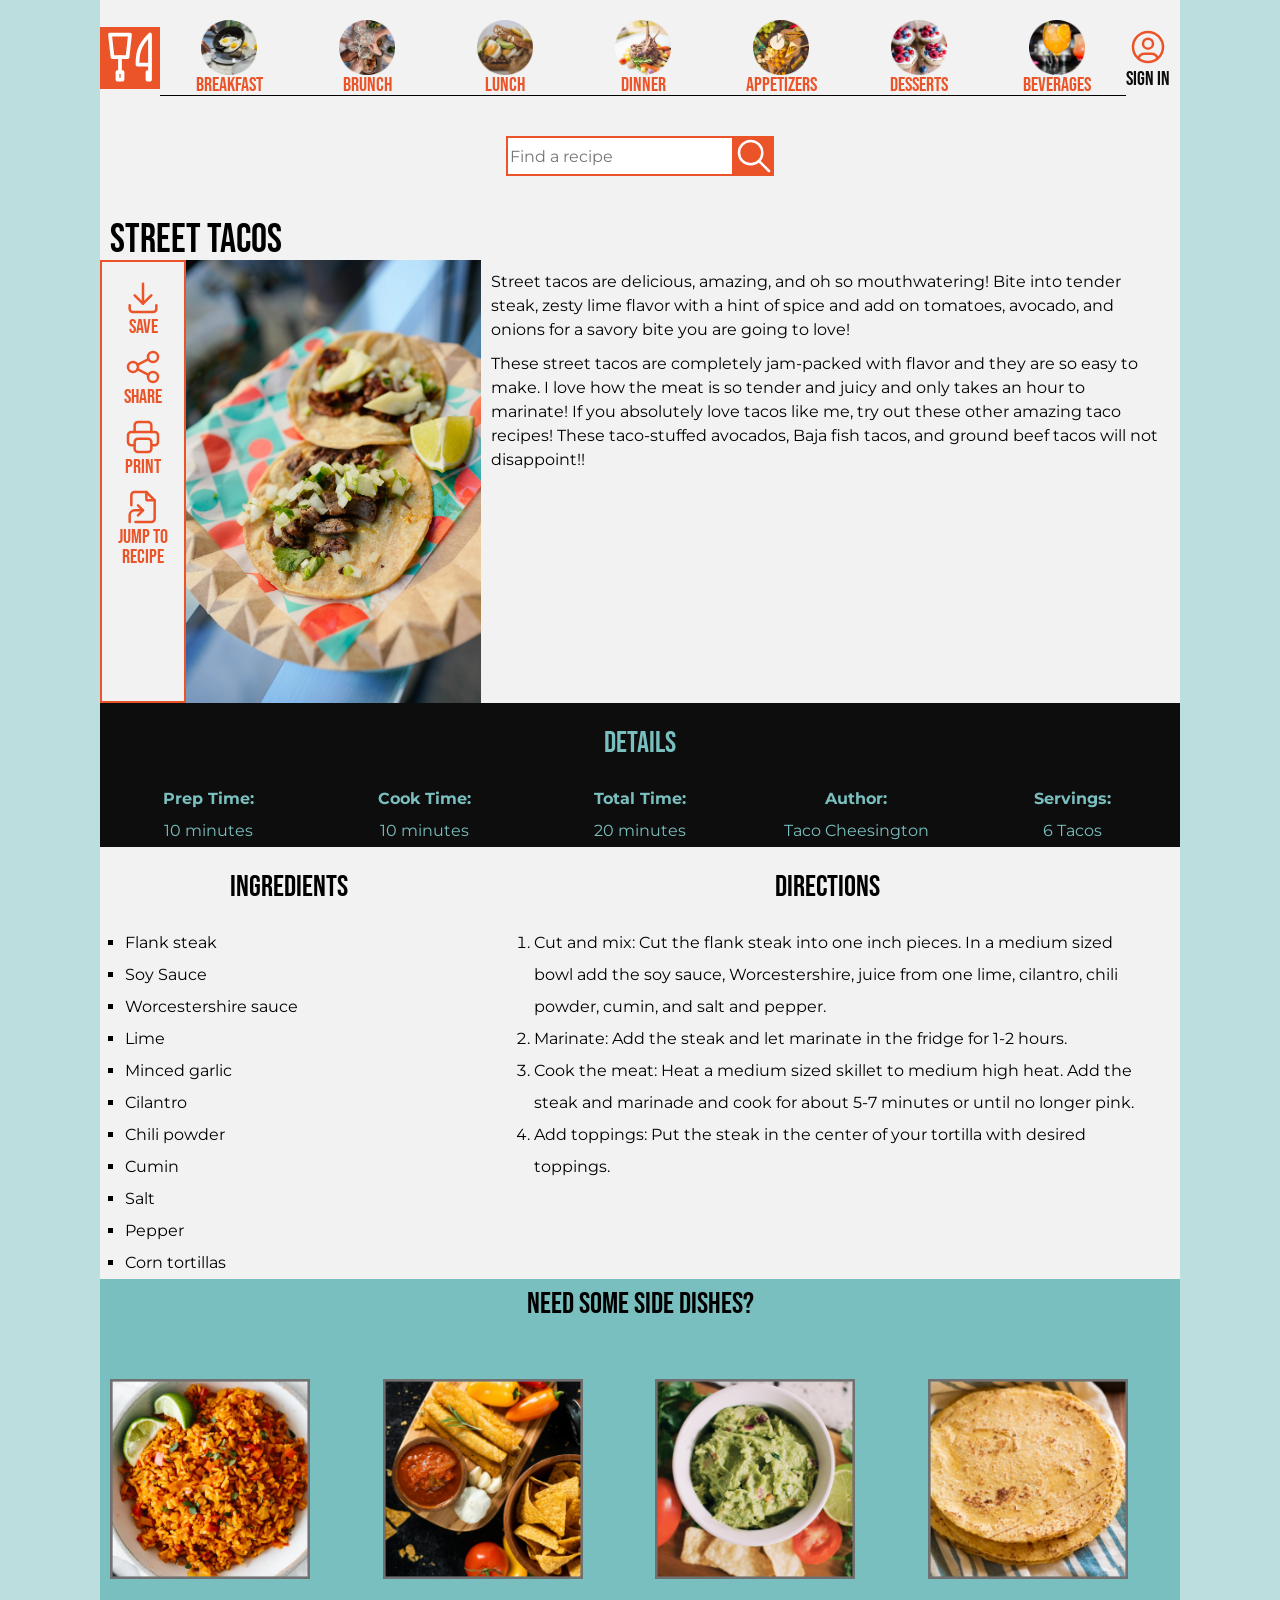
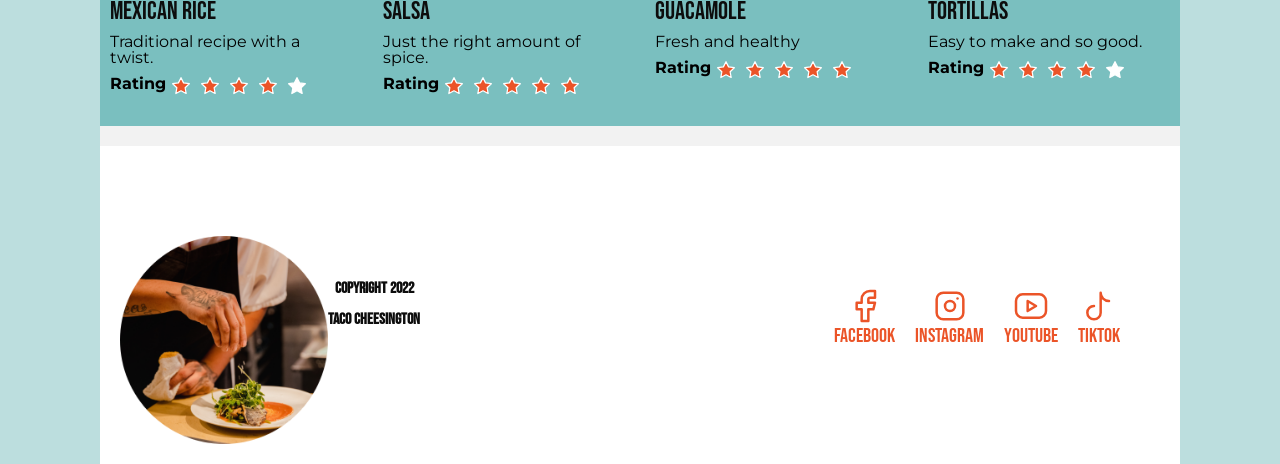
<file: index.html>
<!DOCTYPE html>
<html lang="en">

<head>
    <meta charset="UTF-8">
    <meta name="viewport" content="width=device-width, initial-scale=1.0">
    <title>Good Eats- Street Tacos</title>
    <link rel="stylesheet" href="styles.css">
    <link rel="preconnect" href="https://fonts.googleapis.com">
    <link rel="preconnect" href="https://fonts.gstatic.com" crossorigin>
    <link href="https://fonts.googleapis.com/css2?family=Bebas+Neue&family=Montserrat:wght@400;700&display=swap"
        rel="stylesheet">
</head>

<body>
    <div class="container">
        <header>
            <h1>Street Tacos</h1>
            <div class="content-wrapper">
                <div class="menu-container">
                    <menu>
                        <!-- TODO: switch the ul and li tags to menuitems and menu labels! -->
                            <li><a href="#save"><svg xmlns="http://www.w3.org/2000/svg"
                                        class="icon icon-tabler icon-tabler-download" width="40" height="40"
                                        viewBox="0 0 24 24" stroke-width="1.5" stroke="#EB5428" fill="none"
                                        stroke-linecap="round" stroke-linejoin="round">
                                        <path stroke="none" d="M0 0h24v24H0z" fill="none" />
                                        <path d="M4 17v2a2 2 0 0 0 2 2h12a2 2 0 0 0 2 -2v-2" />
                                        <polyline points="7 11 12 16 17 11" />
                                        <line x1="12" y1="4" x2="12" y2="16" />
                                    </svg>Save</a></li>
                            <li><a href="#share"><svg xmlns="http://www.w3.org/2000/svg"
                                        class="icon icon-tabler icon-tabler-share" width="40" height="40"
                                        viewBox="0 0 24 24" stroke-width="1.5" stroke="#EB5428" fill="none"
                                        stroke-linecap="round" stroke-linejoin="round">
                                        <path stroke="none" d="M0 0h24v24H0z" fill="none" />
                                        <circle cx="6" cy="12" r="3" />
                                        <circle cx="18" cy="6" r="3" />
                                        <circle cx="18" cy="18" r="3" />
                                        <line x1="8.7" y1="10.7" x2="15.3" y2="7.3" />
                                        <line x1="8.7" y1="13.3" x2="15.3" y2="16.7" />
                                    </svg>Share</a></li>
                            <li><a href="#print"><svg xmlns="http://www.w3.org/2000/svg"
                                        class="icon icon-tabler icon-tabler-printer" width="40" height="40"
                                        viewBox="0 0 24 24" stroke-width="1.5" stroke="#EB5428" fill="none"
                                        stroke-linecap="round" stroke-linejoin="round">
                                        <path stroke="none" d="M0 0h24v24H0z" fill="none" />
                                        <path
                                            d="M17 17h2a2 2 0 0 0 2 -2v-4a2 2 0 0 0 -2 -2h-14a2 2 0 0 0 -2 2v4a2 2 0 0 0 2 2h2" />
                                        <path d="M17 9v-4a2 2 0 0 0 -2 -2h-6a2 2 0 0 0 -2 2v4" />
                                        <rect x="7" y="13" width="10" height="8" rx="2" />
                                    </svg>Print</a></li>
                            <li><a href="#jump"><svg xmlns="http://www.w3.org/2000/svg"
                                        class="icon icon-tabler icon-tabler-file-symlink" width="40" height="40"
                                        viewBox="0 0 24 24" stroke-width="1.5" stroke="#EB5428" fill="none"
                                        stroke-linecap="round" stroke-linejoin="round">
                                        <path stroke="none" d="M0 0h24v24H0z" fill="none" />
                                        <path d="M4 21v-4a3 3 0 0 1 3 -3h5" />
                                        <path d="M9 17l3 -3l-3 -3" />
                                        <path d="M14 3v4a1 1 0 0 0 1 1h4" />
                                        <path d="M5 11v-6a2 2 0 0 1 2 -2h7l5 5v11a2 2 0 0 1 -2 2h-9.5" />
                                    </svg>Jump to Recipe</a></li>
                    </menu>
                </div>
                <!-- TODO: this section has no header, look into adding one or changing the section to a div -->
                <section>
                    <h3>Street Tacos</h3>
                    <img src="images/street-tacos.png" alt="Street tacos displayed on a paper plate">
                    <div class="tacos">
                        <p>Street tacos are delicious, amazing, and oh so mouthwatering! Bite into tender steak, zesty
                            lime
                            flavor
                            with
                            a
                            hint
                            of spice and add on tomatoes, avocado, and onions for a savory bite you are going to love!
                        </p>

                        <p>These street tacos are completely jam-packed with flavor and they are so easy to make. I love
                            how the
                            meat is
                            so
                            tender and juicy and only takes an hour to marinate! If you absolutely love tacos like me,
                            try out
                            these
                            other
                            amazing taco recipes! These taco-stuffed avocados, Baja fish tacos, and ground beef tacos
                            will not
                            disappoint!!</p>
                    </div>
                </section>
            </div>
        </header>
        <main>
            <section id="details">
                <h2>Details</h2>
                <div class="details">
                    <dl>
                        <dt>Prep Time:</dt>
                        <dd>10 minutes</dd>
                    </dl>
                    <dl>
                        <dt>Cook Time:</dt>
                        <dd>10 minutes</dd>
                    </dl>
                    <dl>
                        <dt>Total Time:</dt>
                        <dd>20 minutes</dd>
                    </dl>
                    <dl>
                        <dt>Author:</dt>
                        <dd>Taco Cheesington</dd>
                    </dl>
                    <dl>
                        <dt>Servings:</dt>
                        <dd>6 Tacos</dd>
                    </dl>
                </div>
            </section>
            <section id="ingredients">
                <h2>Ingredients</h2>
                <ul>
                    <li>Flank steak</li>
                    <li>Soy Sauce</li>
                    <li>Worcestershire sauce</li>
                    <li>Lime</li>
                    <li>Minced garlic</li>
                    <li>Cilantro</li>
                    <li>Chili powder</li>
                    <li>Cumin</li>
                    <li>Salt</li>
                    <li>Pepper</li>
                    <li>Corn tortillas</li>
                </ul>
            </section>
            <section id="directions">
                <h2>Directions</h2>
                <ol>
                    <li>Cut and mix: Cut the flank steak into one inch pieces. In a medium sized bowl add the soy sauce,
                        Worcestershire,
                        juice from one lime, cilantro, chili powder, cumin, and salt and pepper.</li>
                    <li>Marinate: Add the steak and let marinate in the fridge for 1-2 hours.</li>
                    <li>Cook the meat: Heat a medium sized skillet to medium high heat. Add the steak and marinade and
                        cook
                        for about
                        5-7
                        minutes or until no longer pink.</li>
                    <li>Add toppings: Put the steak in the center of your tortilla with desired toppings.</li>
                </ol>
            </section>
        </main>
        <!-- TODO: look into the structure of this section -->
        <aside>
            <div id="title">
                <h2>Need some side dishes?</h2>
            </div>
            <section id="mexicanrice">
                <div>
                    <a href="#"><img src="images/mexican-rice.png" alt="Mexican Rice on a plate"></a>
                </div>
                <div>
                    <h3><a href="#">Mexican Rice</a></h3>
                    <p>Traditional recipe with a twist.</p>
                    <section class="rating">
                        <h4>Rating</h4>
                        <dl>
                            <dt>Rating</dt>
                            <dd><svg xmlns="http://www.w3.org/2000/svg" class="icon icon-tabler icon-tabler-star"
                                    width="20" height="20" viewBox="0 0 24 24" stroke-width="1.5" stroke="#ffffff"
                                    fill="#EB5428" stroke-linecap="round" stroke-linejoin="round">
                                    <path stroke="none" d="M0 0h24v24H0z" fill="none" />
                                    <path
                                        d="M12 17.75l-6.172 3.245l1.179 -6.873l-5 -4.867l6.9 -1l3.086 -6.253l3.086 6.253l6.9 1l-5 4.867l1.179 6.873z" />
                                </svg>
                                <svg xmlns="http://www.w3.org/2000/svg" class="icon icon-tabler icon-tabler-star"
                                    width="20" height="20" viewBox="0 0 24 24" stroke-width="1.5" stroke="#ffffff"
                                    fill="#EB5428" stroke-linecap="round" stroke-linejoin="round">
                                    <path stroke="none" d="M0 0h24v24H0z" fill="none" />
                                    <path
                                        d="M12 17.75l-6.172 3.245l1.179 -6.873l-5 -4.867l6.9 -1l3.086 -6.253l3.086 6.253l6.9 1l-5 4.867l1.179 6.873z" />
                                </svg>
                                <svg xmlns="http://www.w3.org/2000/svg" class="icon icon-tabler icon-tabler-star"
                                    width="20" height="20" viewBox="0 0 24 24" stroke-width="1.5" stroke="#ffffff"
                                    fill="#EB5428" stroke-linecap="round" stroke-linejoin="round">
                                    <path stroke="none" d="M0 0h24v24H0z" fill="none" />
                                    <path
                                        d="M12 17.75l-6.172 3.245l1.179 -6.873l-5 -4.867l6.9 -1l3.086 -6.253l3.086 6.253l6.9 1l-5 4.867l1.179 6.873z" />
                                </svg>
                                <svg xmlns="http://www.w3.org/2000/svg" class="icon icon-tabler icon-tabler-star"
                                    width="20" height="20" viewBox="0 0 24 24" stroke-width="1.5" stroke="#ffffff"
                                    fill="#EB5428" stroke-linecap="round" stroke-linejoin="round">
                                    <path stroke="none" d="M0 0h24v24H0z" fill="none" />
                                    <path
                                        d="M12 17.75l-6.172 3.245l1.179 -6.873l-5 -4.867l6.9 -1l3.086 -6.253l3.086 6.253l6.9 1l-5 4.867l1.179 6.873z" />
                                </svg>
                                <svg xmlns="http://www.w3.org/2000/svg" class="icon icon-tabler icon-tabler-star"
                                    width="20" height="20" viewBox="0 0 24 24" stroke-width="1.5" stroke="#ffffff"
                                    fill="#ffffff" stroke-linecap="round" stroke-linejoin="round">
                                    <path stroke="none" d="M0 0h24v24H0z" fill="none" />
                                    <path
                                        d="M12 17.75l-6.172 3.245l1.179 -6.873l-5 -4.867l6.9 -1l3.086 -6.253l3.086 6.253l6.9 1l-5 4.867l1.179 6.873z" />
                                </svg>
                            </dd>
                        </dl>
                    </section>
                </div>
            </section>
            <section id="salsa">
                <div>
                    <a href="#"><img src="images/salsa.png" alt="Salsa on a tray with chips and peppers"></a>
                </div>
                <div>
                    <h3><a href="#">Salsa</a></h3>
                    <p>Just the right amount of spice.</p>
                    <section class="rating">
                        <h4>Rating</h4>
                        <dl>
                            <dt>Rating</dt>
                            <dd><svg xmlns="http://www.w3.org/2000/svg" class="icon icon-tabler icon-tabler-star"
                                    width="20" height="20" viewBox="0 0 24 24" stroke-width="1.5" stroke="#ffffff"
                                    fill="#EB5428" stroke-linecap="round" stroke-linejoin="round">
                                    <path stroke="none" d="M0 0h24v24H0z" fill="none" />
                                    <path
                                        d="M12 17.75l-6.172 3.245l1.179 -6.873l-5 -4.867l6.9 -1l3.086 -6.253l3.086 6.253l6.9 1l-5 4.867l1.179 6.873z" />
                                </svg>
                                <svg xmlns="http://www.w3.org/2000/svg" class="icon icon-tabler icon-tabler-star"
                                    width="20" height="20" viewBox="0 0 24 24" stroke-width="1.5" stroke="#ffffff"
                                    fill="#EB5428" stroke-linecap="round" stroke-linejoin="round">
                                    <path stroke="none" d="M0 0h24v24H0z" fill="none" />
                                    <path
                                        d="M12 17.75l-6.172 3.245l1.179 -6.873l-5 -4.867l6.9 -1l3.086 -6.253l3.086 6.253l6.9 1l-5 4.867l1.179 6.873z" />
                                </svg>
                                <svg xmlns="http://www.w3.org/2000/svg" class="icon icon-tabler icon-tabler-star"
                                    width="20" height="20" viewBox="0 0 24 24" stroke-width="1.5" stroke="#ffffff"
                                    fill="#EB5428" stroke-linecap="round" stroke-linejoin="round">
                                    <path stroke="none" d="M0 0h24v24H0z" fill="none" />
                                    <path
                                        d="M12 17.75l-6.172 3.245l1.179 -6.873l-5 -4.867l6.9 -1l3.086 -6.253l3.086 6.253l6.9 1l-5 4.867l1.179 6.873z" />
                                </svg>
                                <svg xmlns="http://www.w3.org/2000/svg" class="icon icon-tabler icon-tabler-star"
                                    width="20" height="20" viewBox="0 0 24 24" stroke-width="1.5" stroke="#ffffff"
                                    fill="#EB5428" stroke-linecap="round" stroke-linejoin="round">
                                    <path stroke="none" d="M0 0h24v24H0z" fill="none" />
                                    <path
                                        d="M12 17.75l-6.172 3.245l1.179 -6.873l-5 -4.867l6.9 -1l3.086 -6.253l3.086 6.253l6.9 1l-5 4.867l1.179 6.873z" />
                                </svg>
                                <svg xmlns="http://www.w3.org/2000/svg" class="icon icon-tabler icon-tabler-star"
                                    width="20" height="20" viewBox="0 0 24 24" stroke-width="1.5" stroke="#ffffff"
                                    fill="#EB5428" stroke-linecap="round" stroke-linejoin="round">
                                    <path stroke="none" d="M0 0h24v24H0z" fill="none" />
                                    <path
                                        d="M12 17.75l-6.172 3.245l1.179 -6.873l-5 -4.867l6.9 -1l3.086 -6.253l3.086 6.253l6.9 1l-5 4.867l1.179 6.873z" />
                                </svg>
                            </dd>
                        </dl>
                    </section>
                </div>
            </section>
            <section id="guacamole">
                <div>
                    <a href="#"><img src="images/guacamole.png" alt="Guacamole in a bowl"></a>
                </div>
                <div>
                    <h3><a href="#">Guacamole</a></h3>
                    <p>Fresh and healthy</p>
                    <section class="rating">
                        <h4>Rating</h4>
                        <dl>
                            <dt>Rating</dt>
                            <dd><svg xmlns="http://www.w3.org/2000/svg" class="icon icon-tabler icon-tabler-star"
                                    width="20" height="20" viewBox="0 0 24 24" stroke-width="1.5" stroke="#ffffff"
                                    fill="#EB5428" stroke-linecap="round" stroke-linejoin="round">
                                    <path stroke="none" d="M0 0h24v24H0z" fill="none" />
                                    <path
                                        d="M12 17.75l-6.172 3.245l1.179 -6.873l-5 -4.867l6.9 -1l3.086 -6.253l3.086 6.253l6.9 1l-5 4.867l1.179 6.873z" />
                                </svg>
                                <svg xmlns="http://www.w3.org/2000/svg" class="icon icon-tabler icon-tabler-star"
                                    width="20" height="20" viewBox="0 0 24 24" stroke-width="1.5" stroke="#ffffff"
                                    fill="#EB5428" stroke-linecap="round" stroke-linejoin="round">
                                    <path stroke="none" d="M0 0h24v24H0z" fill="none" />
                                    <path
                                        d="M12 17.75l-6.172 3.245l1.179 -6.873l-5 -4.867l6.9 -1l3.086 -6.253l3.086 6.253l6.9 1l-5 4.867l1.179 6.873z" />
                                </svg>
                                <svg xmlns="http://www.w3.org/2000/svg" class="icon icon-tabler icon-tabler-star"
                                    width="20" height="20" viewBox="0 0 24 24" stroke-width="1.5" stroke="#ffffff"
                                    fill="#EB5428" stroke-linecap="round" stroke-linejoin="round">
                                    <path stroke="none" d="M0 0h24v24H0z" fill="none" />
                                    <path
                                        d="M12 17.75l-6.172 3.245l1.179 -6.873l-5 -4.867l6.9 -1l3.086 -6.253l3.086 6.253l6.9 1l-5 4.867l1.179 6.873z" />
                                </svg>
                                <svg xmlns="http://www.w3.org/2000/svg" class="icon icon-tabler icon-tabler-star"
                                    width="20" height="20" viewBox="0 0 24 24" stroke-width="1.5" stroke="#ffffff"
                                    fill="#EB5428" stroke-linecap="round" stroke-linejoin="round">
                                    <path stroke="none" d="M0 0h24v24H0z" fill="none" />
                                    <path
                                        d="M12 17.75l-6.172 3.245l1.179 -6.873l-5 -4.867l6.9 -1l3.086 -6.253l3.086 6.253l6.9 1l-5 4.867l1.179 6.873z" />
                                </svg>
                                <svg xmlns="http://www.w3.org/2000/svg" class="icon icon-tabler icon-tabler-star"
                                    width="20" height="20" viewBox="0 0 24 24" stroke-width="1.5" stroke="#ffffff"
                                    fill="#EB5428" stroke-linecap="round" stroke-linejoin="round">
                                    <path stroke="none" d="M0 0h24v24H0z" fill="none" />
                                    <path
                                        d="M12 17.75l-6.172 3.245l1.179 -6.873l-5 -4.867l6.9 -1l3.086 -6.253l3.086 6.253l6.9 1l-5 4.867l1.179 6.873z" />
                                </svg>
                            </dd>
                        </dl>
                    </section>
                </div>
            </section>
            <section id="tortillas">
                <div>
                    <a href="#"><img src="images/tortillas.png" alt="Two tortillas on a towel"></a>
                </div>
                <div>
                    <h3><a href="#">Tortillas</a></h3>
                    <p>Easy to make and so good.</p>
                    <section class="rating">
                        <h4>Rating</h4>
                        <dl>
                            <dt>Rating</dt>
                            <dd><svg xmlns="http://www.w3.org/2000/svg" class="icon icon-tabler icon-tabler-star"
                                    width="20" height="20" viewBox="0 0 24 24" stroke-width="1.5" stroke="#ffffff"
                                    fill="#EB5428" stroke-linecap="round" stroke-linejoin="round">
                                    <path stroke="none" d="M0 0h24v24H0z" fill="none" />
                                    <path
                                        d="M12 17.75l-6.172 3.245l1.179 -6.873l-5 -4.867l6.9 -1l3.086 -6.253l3.086 6.253l6.9 1l-5 4.867l1.179 6.873z" />
                                </svg>
                                <svg xmlns="http://www.w3.org/2000/svg" class="icon icon-tabler icon-tabler-star"
                                    width="20" height="20" viewBox="0 0 24 24" stroke-width="1.5" stroke="#ffffff"
                                    fill="#EB5428" stroke-linecap="round" stroke-linejoin="round">
                                    <path stroke="none" d="M0 0h24v24H0z" fill="none" />
                                    <path
                                        d="M12 17.75l-6.172 3.245l1.179 -6.873l-5 -4.867l6.9 -1l3.086 -6.253l3.086 6.253l6.9 1l-5 4.867l1.179 6.873z" />
                                </svg>
                                <svg xmlns="http://www.w3.org/2000/svg" class="icon icon-tabler icon-tabler-star"
                                    width="20" height="20" viewBox="0 0 24 24" stroke-width="1.5" stroke="#ffffff"
                                    fill="#EB5428" stroke-linecap="round" stroke-linejoin="round">
                                    <path stroke="none" d="M0 0h24v24H0z" fill="none" />
                                    <path
                                        d="M12 17.75l-6.172 3.245l1.179 -6.873l-5 -4.867l6.9 -1l3.086 -6.253l3.086 6.253l6.9 1l-5 4.867l1.179 6.873z" />
                                </svg>
                                <svg xmlns="http://www.w3.org/2000/svg" class="icon icon-tabler icon-tabler-star"
                                    width="20" height="20" viewBox="0 0 24 24" stroke-width="1.5" stroke="#ffffff"
                                    fill="#EB5428" stroke-linecap="round" stroke-linejoin="round">
                                    <path stroke="none" d="M0 0h24v24H0z" fill="none" />
                                    <path
                                        d="M12 17.75l-6.172 3.245l1.179 -6.873l-5 -4.867l6.9 -1l3.086 -6.253l3.086 6.253l6.9 1l-5 4.867l1.179 6.873z" />
                                </svg>
                                <svg xmlns="http://www.w3.org/2000/svg" class="icon icon-tabler icon-tabler-star"
                                    width="20" height="20" viewBox="0 0 24 24" stroke-width="1.5" stroke="#ffffff"
                                    fill="#ffffff" stroke-linecap="round" stroke-linejoin="round">
                                    <path stroke="none" d="M0 0h24v24H0z" fill="none" />
                                    <path
                                        d="M12 17.75l-6.172 3.245l1.179 -6.873l-5 -4.867l6.9 -1l3.086 -6.253l3.086 6.253l6.9 1l-5 4.867l1.179 6.873z" />
                                </svg>
                            </dd>
                        </dl>
                    </section>
                </div>
            </section>
        </aside>
        <nav>
            <h3>Main Navigation</h3>    
            <ul>
                <li id="hamburger"><input type="checkbox" name="hamburger-checkbox" id="hamburger-checkbox"><label for="hamburger-checkbox"><svg xmlns="http://www.w3.org/2000/svg" width="40"
                            height="40" style="enable-background:new 0 0 40 40" xml:space="preserve">
                            <path
                                d="M36 17.6c.1 1.8.1 3.6.1 5.4.1 2.7 0 5.5-.9 8-.5 1.4-1.3 2.6-2.4 3.6-3.3 2.7-6 2.4-12.6 2.4-4.6 0-9.2.2-12.2-1.9-2.5-1.8-3.6-4.2-3.8-7.1-.2-3.6.1-7.2.1-10.8 0-2.6.6-5.1 1.9-7.4 2.5-4.5 7.3-7.5 12.4-8 .4-.1.9-.1 1.4-.1 5.2 0 10.1 2.6 13 6.8 1 1.5 1.8 3.1 2.3 4.9.4 1.3.6 2.7.7 4.2z"
                                style="fill:none;stroke:#eb5428;stroke-width:2;stroke-miterlimit:10" />
                            <path
                                d="M36.1 22.6c0 .5-.1 1-.5 1.4-.5.7-1.4 1.2-2.6 1.3-2.8.2-5.8.1-8.6.1h-12c-1.3 0-2.6 0-3.8-.1-1.1 0-2.4 0-3.3-.6-.8-.6-1.2-1.4-1.2-2.2 0-.9.3-1.8 1.5-2.3.9-.4 2-.5 3.1-.5 1.4 0 2.8-.1 4.3-.1h14.5c1.2 0 2.3 0 3.5.1 1.7.1 3.3-.1 4.4 1 .3.6.7 1.3.7 1.9z"
                                style="fill:none;stroke:#fff;stroke-width:2.0832;stroke-miterlimit:10" />
                            <path
                                d="M38.5 22.6c0 .9-.2 1.7-.5 2.5-.6 1.3-1.7 2.1-3 2.2-3.3.3-6.7.2-9.9.2H11.2c-1.5 0-3-.1-4.4-.1-1.3-.1-2.8 0-3.8-1-.9-1-1.3-2.5-1.3-3.8 0-1.6.3-3.1 1.7-4 1-.7 2.3-.8 3.5-.8 1.6-.1 3.3-.1 4.9-.1H28.5c1.3 0 2.7 0 4 .1 2 .1 3.8-.1 5.1 1.7.5.9.9 2 .9 3.1z"
                                style="fill:none;stroke:#eb5428;stroke-width:2.9408;stroke-miterlimit:10" />
                        </svg>Menu</label>
                                        <ul class="recipes">
                    <li><a href="#"><img src="images/breakfast.png" alt="">Breakfast</a></li>
                    <li><a href="#"><img src="images/brunch.png" alt="">Brunch</a></li>
                    <li><a href="#"><img src="images/lunch.png" alt="">Lunch</a></li>
                    <li><a href="#"><img src="images/dinner.png" alt="">Dinner</a></li>
                    <li><a href="#"><img src="images/appetizers.png" alt="">Appetizers</a></li>
                    <li><a href="#"><img src="images/desserts.png" alt="">Desserts</a></li>
                    <li><a href="#"><img src="images/beverages.png" alt="">Beverages</a></li>
                </ul>
                </li>
                <li id="home"><a href=""><svg xmlns="http://www.w3.org/2000/svg"
                            class="icon icon-tabler icon-tabler-tools-kitchen" width="60" height="60"
                            viewBox="0 0 24 24" stroke-width="1.5" stroke="#ffffff" fill="none" stroke-linecap="round"
                            stroke-linejoin="round">
                            <path stroke="none" d="M0 0h24v24H0z" fill="#eb5428" />
                            <path d="M4 3h8l-1 9h-6z" />
                            <path d="M7 18h2v3h-2z" />
                            <path d="M20 3v12h-5c-.023 -3.681 .184 -7.406 5 -12z" />
                            <path d="M20 15v6h-1v-3" />
                            <line x1="8" y1="12" x2="8" y2="18" />
                        </svg></a></li>
                        <!-- TODO: apparently a div here is wrong! -->

                <li id="avatar"><a href="#"><svg xmlns="http://www.w3.org/2000/svg"
                            class="icon icon-tabler icon-tabler-user-circle" width="40" height="40" viewBox="0 0 24 24"
                            stroke-width="1.5" stroke="#EB5428" fill="none" stroke-linecap="round"
                            stroke-linejoin="round">
                            <path stroke="none" d="M0 0h24v24H0z" fill="none" />
                            <circle cx="12" cy="12" r="9" />
                            <circle cx="12" cy="10" r="3" />
                            <path d="M6.168 18.849a4 4 0 0 1 3.832 -2.849h4a4 4 0 0 1 3.834 2.855" />
                        </svg>SIGN IN</a></li>
                    </ul>
                    <div class="search">
                        <input type="search" name="search-bar" id="search-bar" placeholder="Find a recipe">
                        <a href="#"><svg xmlns="http://www.w3.org/2000/svg" class="icon icon-tabler icon-tabler-search"
                                width="40" height="40" viewBox="0 0 24 24" stroke-width="1.5" stroke="#ffffff" fill="none"
                                stroke-linecap="round" stroke-linejoin="round">
                                <path stroke="none" d="M0 0h24v24H0z" fill="#EB5428" />
                                <circle cx="10" cy="10" r="7" />
                                <line x1="21" y1="21" x2="15" y2="15" />
                            </svg></a>
                    </div>
        </nav>
        <footer>
            <h2>Connect</h2>
            <section id="social">
                <h3>Social Media Links</h3>
                <ul>
                    <li><a href=""><svg xmlns="http://www.w3.org/2000/svg"
                                class="icon icon-tabler icon-tabler-brand-facebook" width="40" height="40"
                                viewBox="0 0 24 24" stroke-width="1.5" stroke="#EB5428" fill="none"
                                stroke-linecap="round" stroke-linejoin="round">
                                <path stroke="none" d="M0 0h24v24H0z" fill="none" />
                                <path d="M7 10v4h3v7h4v-7h3l1 -4h-4v-2a1 1 0 0 1 1 -1h3v-4h-3a5 5 0 0 0 -5 5v2h-3" />
                            </svg>Facebook</a></li>
                    <li><a href=""><svg xmlns="http://www.w3.org/2000/svg"
                                class="icon icon-tabler icon-tabler-brand-instagram" width="40" height="40"
                                viewBox="0 0 24 24" stroke-width="1.5" stroke="#EB5428" fill="none"
                                stroke-linecap="round" stroke-linejoin="round">
                                <path stroke="none" d="M0 0h24v24H0z" fill="none" />
                                <rect x="4" y="4" width="16" height="16" rx="4" />
                                <circle cx="12" cy="12" r="3" />
                                <line x1="16.5" y1="7.5" x2="16.5" y2="7.501" />
                            </svg>Instagram</a></li>
                    <li><a href=""><svg xmlns="http://www.w3.org/2000/svg"
                                class="icon icon-tabler icon-tabler-brand-youtube" width="40" height="40"
                                viewBox="0 0 24 24" stroke-width="1.5" stroke="#EB5428" fill="none"
                                stroke-linecap="round" stroke-linejoin="round">
                                <path stroke="none" d="M0 0h24v24H0z" fill="none" />
                                <rect x="3" y="5" width="18" height="14" rx="4" />
                                <path d="M10 9l5 3l-5 3z" />
                            </svg>Youtube</a></li>
                    <li><a href=""><svg xmlns="http://www.w3.org/2000/svg"
                                class="icon icon-tabler icon-tabler-brand-tiktok" width="40" height="40"
                                viewBox="0 0 24 24" stroke-width="1.5" stroke="#EB5428" fill="none"
                                stroke-linecap="round" stroke-linejoin="round">
                                <path stroke="none" d="M0 0h24v24H0z" fill="none" />
                                <path d="M9 12a4 4 0 1 0 4 4v-12a5 5 0 0 0 5 5" />
                            </svg>Tiktok</a></li>
                </ul>
            </section>
            <section>
                <h2>Good Eats</h2>
                <div>
                    <p>Copyright 2022</p>
                    <p>Taco Cheesington</p>
                </div>
                <img src="images/taco-cheesington.png" alt="">
            </section>
        </footer>
    </div>
</body>

</html>
</file>
<file: styles.css>
/* css reset */
html,
body,
div,
span,
applet,
object,
iframe,
h1,
h2,
h3,
h4,
h5,
h6,
p,
blockquote,
pre,
a,
abbr,
acronym,
address,
big,
cite,
code,
del,
dfn,
em,
img,
ins,
kbd,
q,
s,
samp,
small,
strike,
strong,
sub,
sup,
tt,
var,
b,
u,
i,
center,
dl,
dt,
dd,
ol,
ul,
li,
fieldset,
form,
label,
legend,
table,
caption,
tbody,
tfoot,
thead,
tr,
th,
td,
article,
aside,
canvas,
details,
embed,
figure,
figcaption,
footer,
header,
hgroup,
menu,
nav,
output,
ruby,
section,
summary,
time,
mark,
audio,
video {
	margin: 0;
	padding: 0;
	border: 0;
	font-size: 100%;
	font: inherit;
	vertical-align: baseline;
}

/* HTML5 display-role reset for older browsers */
article,
aside,
details,
figcaption,
figure,
footer,
header,
hgroup,
menu,
nav,
section {
	display: block;
}

body {
	line-height: 1;
}

ol,
ul {
	list-style: none;
}

blockquote,
q {
	quotes: none;
}

blockquote:before,
blockquote:after,
q:before,
q:after {
	content: "";
	content: none;
}

table {
	border-collapse: collapse;
	border-spacing: 0;
}

/* end css reset */
/* @import url('https://fonts.googleapis.com/css2?family=Bebas+Neue&family=Cabin&family=Montserrat:wght@400;700&display=swap'); */
/* I tried to use the import, it was not taking well */
:root {
	--black: #0d0d0d;
	--off-white: #f2f2f2;
	--dark-teal: #7abfbf;
	--light-teal: rgba(122, 191, 191, 0.5);
	--orange: #eb5428;
}

/* Typography */
h1,
h2,
h3,
nav a,
nav span,
menu li,
#social li,
footer {
	font-family: "Bebas Neue", sans-serif;
	font-weight: 400;
}

p,
dd,
li,
nav,
input {
	font-family: "Montserrat", sans-serif;
	font-weight: 400;
}

dt {
	font-family: "Montserrat", sans-serif;
	font-weight: 700;
}

h1 {
	font-size: 40px;
	text-align: center;
}

h2 {
	font-size: 30px;
	text-align: center;
}

h3 {
	font-size: 25px;
	text-align: center;
}

nav a,
nav span,
menu li,
#social li,
footer {
	font-size: 20px;
}

p,
dd,
li,
nav,
input,
dt {
	font-size: 16px;
}

/* Main */
*,
*::before,
*::after {
	box-sizing: border-box;
}
html {
	background-color: var(--light-teal);
}

body {
	margin: 0 auto;
	width: 100%;
	max-width: 414px;
	background-color: var(--off-white);
}

.container {
	display: flex;
	flex-direction: column;
}

menu {
	display: flex;
	justify-content: space-between;
	align-items: center;
	list-style: none;
	margin: 0 10px 0 0;
	padding: 0;
}

menu li a {
	display: flex;
	flex-direction: column;
	align-items: center;
	text-decoration: none;
	color: var(--orange);
	margin: 0;
	padding: 0;
}

menu section {
	background-color: var(--off-white);
}

menu p {
	padding: 10px;
	line-height: 1.5;
}

header {
	order: 2;
}

header section img {
	width: 100%;
}
header section h3 {
	display: none;
}
#details {
	display: flex;
	flex-direction: column;
	justify-content: start;
	margin: 10px;
}

#details h2 {
	margin: 10px;
}

#details dl {
	display: flex;
	justify-content: start;
	margin-bottom: 5px;
	margin-top: 0;
}

ul,
ol {
	margin-top: 0;
	padding-left: 25px;
}

main {
	order: 3;
}

main section {
	line-height: 2;
}

main section h2 {
	margin: 10px;
}

main section ul {
	list-style: square;
}

main section ol {
	list-style: number;
	margin: 5px;
}

/* Aside */
aside {
	background-color: var(--dark-teal);
	text-align: left;
	margin-bottom: 20px;
	order: 4;
}

aside h2 {
	text-align: center;
	margin-bottom: 20px;
	margin-top: 10px;
}
aside h4 {
	display: none;
}
aside section {
	margin-top: 10px;
	display: grid;
	grid-template-areas:
		"image title"
		"image description"
		"image rating";
	grid-template-columns: auto 1fr;
	grid-gap: 10px;
	text-align: left;
}

aside img {
	grid-area: image;
	margin: 10px;
	display: block;
	max-width: 100px;
}

aside section h3 {
	grid-area: title;
	text-align: left;
	margin: 0;
	margin-bottom: 10px;
}

aside section p {
	grid-area: description;
	margin: 0;
}

aside .rating {
	grid-area: rating;
	margin: 0;
}


aside a {
	text-decoration: none;
	color: var(--black);
}

aside .rating dl {
	display: flex;
}

aside .rating dd {
	margin: 0;
}

aside .rating dt {
	margin-right: 5px;
}

aside .rating svg {
	display: inline-block;
	vertical-align: middle;
	margin-right: 5px;
}

/* Nav */

nav {
	order: 1;
	position: relative;
	width: 100%;

}

nav h3 {
	display: none;
}

.recipes li {
    flex: 1; 
    text-align: center; 
}

.recipes li a {
	color: var(--orange);
}

.recipes img {
	width: 70%;
}

nav li a {
	color: var(--black);
	display: flex;
	flex-direction: column;
	align-items: center;
	text-decoration: none;
}

.recipes {
    display: none;
    position: absolute;
    flex-direction: row;
    justify-content: space-between;
    flex-wrap: wrap;
    top: 55%;
    left: 0;
    width: 100%;
    background-color: var(--off-white);
    z-index: 1;
	border-bottom: 1px solid black;
}

.recipes li {
    flex: 1;
    text-align: center;
	width: 50%;
}

#hamburger-checkbox {
	position: absolute;
	top: 10px;
	left: 30px;
	opacity: 0;
	width: 40px;
	height: 40px;
}

#hamburger {
	display: flex;
	flex-direction: column;
	align-items: center;
}

#hamburger label {
	position: relative;
	display: flex;
	flex-direction: column;
	align-items: center;
	text-align: center;
	z-index: 1;
    cursor: pointer;
	font-family: "Bebas neue", sans-serif;
}

#hamburger svg {
    pointer-events: none;
}


#hamburger-checkbox:checked + label + .recipes {
	display: flex;
}


.recipes li a {
	font-size: 12px;
}

nav ul {
	display: flex;
	flex-wrap: wrap;
	justify-content: space-between;
	align-items: center;
	padding: 0;
	margin: 0;
	margin-bottom: 20px;
}



nav li a:hover, #hamburger:hover, menu li a:hover, footer li a:hover  {
    background-color: var(--dark-teal);
}

.search a svg:hover{
    fill-opacity: .5;
    fill: var(--dark-teal)
}

nav ul li#hamburger {
	flex: 1;
	order: 1;
}
nav ul li#avatar {
	flex: 1;
	order: 3;
}
nav ul li#home {
	background-color: var(--orange);
	flex: 2;
	text-align: center;
	order: 2;
}

nav ul li a svg {
	margin-bottom: 2px;
}


#search-bar {
	height: 40px;
	border: none;
	border: 2px solid var(--orange);
	outline: none;
}

#search-bar:focus {
	box-shadow: 0 0 5px var(--orange);
}

.search {
	display: flex;
	justify-content: center;
	margin-bottom: 20px;
}

/* footer */
footer {
	background-color: #ffffff;
	order: 5;
}

footer h3,
footer h2 {
	display: none;
}

footer ul {
	display: flex;
	justify-content: space-between;
	align-items: center;
	list-style: none;
	margin-right: 20px;
	margin-bottom: 20px;
	margin-top: 40px;
}

footer ul img {
	display: block;
}

footer li a {
	display: flex;
	flex-direction: column;
	align-items: center;
	text-decoration: none;
	color: var(--orange);
	margin: 0;
	padding: 0;
}

footer > section:last-of-type {
	display: flex;
	flex-direction: column;
	align-items: center;
	text-align: center;
}

footer > section:last-of-type p {
	order: 2;
	color: var(--black);
	font-family: "Bebas neue", sans-serif;
	font-weight: 700;
	margin-top: 15px;
}

footer img {
	width: 50%;
}

@media screen and (min-width: 768px) {
	body {
		max-width: 768px;
	}

	nav {
		display: flex;
		justify-content: space-between;
		align-items: center;
		margin-bottom: 80px;
	}

	nav ul {
		flex: 1;
		display: flex;
		flex-wrap: wrap;
		margin-bottom: 20px;
		border-bottom: none;
	}

	#hamburger > label > svg, #hamburger > label, #hamburger-checkbox{
		display: none;
	}

	nav ul li#home {
		flex: none;
		order: 1;
	}
	
	.search {
		position: absolute;
		order: 3;
		right: 130px;
	}
	nav ul li#hamburger {
		flex: none;
		order: 2;
	}

	nav ul li#avatar {
		flex: none;
		order: 4;
		margin-right: 10px;
	}


	header h1 {
		text-align: left;
		margin-left: 10px;
	}
	.content-wrapper {
		position: relative;
	}
	menu {
		position: absolute;
		top: 0;
		left: 0;
		margin-right: 0;
		justify-content: space-evenly;
		width: 100%;
		background-color: rgba(218, 245, 245, 0.5);
	}

	.recipes {
		display: flex;
		width: 100%;
		margin-top: 20px;
	}

	.recipes img {
		width: 50%;
	}

	.recipes li a {
		font-size: 20px;
	}

	header section p {
		margin: 10px;
		line-height: 1.5;
	}

	#details dl {
		justify-content: center;
	}

	#ingredients {
		width: 35%;
		display: inline-block;
		vertical-align: top;
	}

	#directions {
		width: 60%;
		display: inline-block;
		vertical-align: top;
	}

	#ingredients,
	#directions {
		margin-right: 2%;
	}

	aside {
		display: grid;
		grid-template-areas:
			"title title"
			"mexicanrice salsa"
			"guacamole tortillas";
		grid-template-columns: auto 1fr;
		grid-gap: 10px;
		text-align: left;
	}

	#title {
		grid-area: title;
	}

	#mexicanrice {
		grid-area: mexicanrice;
	}

	#salsa {
		grid-area: salsa;
	}

	#guacamole {
		grid-area: guacamole;
	}

	#tortillas {
		grid-area: tortillas;
	}

	footer {
		display: flex;
		flex-direction: row-reverse;
	}

	footer section {
		margin-top: 20px;
	}
	footer section ul li {
		margin-right: 20px;
	}
	footer section img,
	footer ul li {
		margin-top: 20px;
	}
}

@media screen and (min-width: 1080px) {
	body {
		max-width: 1080px;
	}

	header {
		display: flex;
		flex-direction: column;
	}

	.content-wrapper {
		display: flex;
		flex-direction: row;
		width: 100%;
		align-items:stretch;
	}

	menu {
		order: 1;
		display: flex;
		flex-direction: column;
		margin-right: 20px;
	}

	menu {
		position: initial;
		display: flex;
		flex-direction: column;
		list-style: none;
		padding: 0;
		background-color: var(--off-white);
	}

	menu li a {
		display: flex;
		flex-direction: column;
		align-items: center;
		text-decoration: none;
		color: var(--orange);
		margin: 5px 0;
	}

	.menu-container {
		border: 2px solid var(--orange);
		padding: 10px;
        text-align: center;
	}

	header section {
		display: flex;
		margin-right: 10px;
	}

	header section img {
		width: 30%;
	}

	section#details {
		background-color: var(--black);
		color: var(--dark-teal);
	}

	#details {
		margin: 0;
	}

	#details .details {
		display: flex;
		justify-content: space-between;
	}

	#details dl {
		flex: 1;
		display: flex;
		flex-direction: column;
		align-items: center;
		margin: 0;
	}

	#details dt {
		margin: 0;
	}

	aside {
		display: grid;
		grid-template-areas:
			"title title title title"
			"image image image image"
			"mexicanrice salsa guacamole tortillas"
			"rating rating rating rating";
		grid-template-columns: 1fr 1fr 1fr 1fr;
	}

	aside img {
		grid-area: image;
		max-width: 200px;
	}

	#title {
		grid-area: title;
	}

	#mexicanrice {
		grid-area: mexicanrice;
		display: flex;
		flex-direction: column;
	}

	#salsa {
		grid-area: salsa;
		display: flex;
		flex-direction: column;
	}

	#guacamole {
		grid-area: guacamole;
		display: flex;
		flex-direction: column;
	}

	#tortillas {
		grid-area: tortillas;
		display: flex;
		flex-direction: column;
	}
	aside section p {
		width: 90%;
		margin-bottom: 10px;
	}
	aside section div + div {
		margin-left: 10px;
	}
	footer section:last-of-type {
		flex-direction: row;
		width: 50%;
	}
	footer section div {
		order: 2;
		align-self: start;
		margin-top: 50px;
	}
	footer {
		display: flex;
		justify-content: space-between;
		padding: 20px;
	}

	footer section {
		margin-top: 40px;
	}

	footer section img {
		margin-top: 30px;
		width: 40%;
	}

	footer ul li {
		margin-right: 40px;
	}

	footer ul {
		margin-top: 60px;
	}

	footer img {
		width: 60%;
	}

	footer > section:last-of-type p:first-of-type {
		margin-top: 25px;
	}

	nav {
		display: flex;
		flex-wrap: wrap;
		justify-content: space-between;
		margin-bottom: 20px;
	}

	.search {
		position: initial;
		order: 4;
		width: 100%;
	}
	nav ul {
		flex-wrap: nowrap;
	}
	nav #home {
		order: 1;
	}
	.recipes img {
		width: 40%;
	}
	.recipes {
		position: relative;
		order: 2;
	}
	#avatar {
		order: 3;
	}
	nav ul li#hamburger {
		flex: 1;
	}
}
</file>
